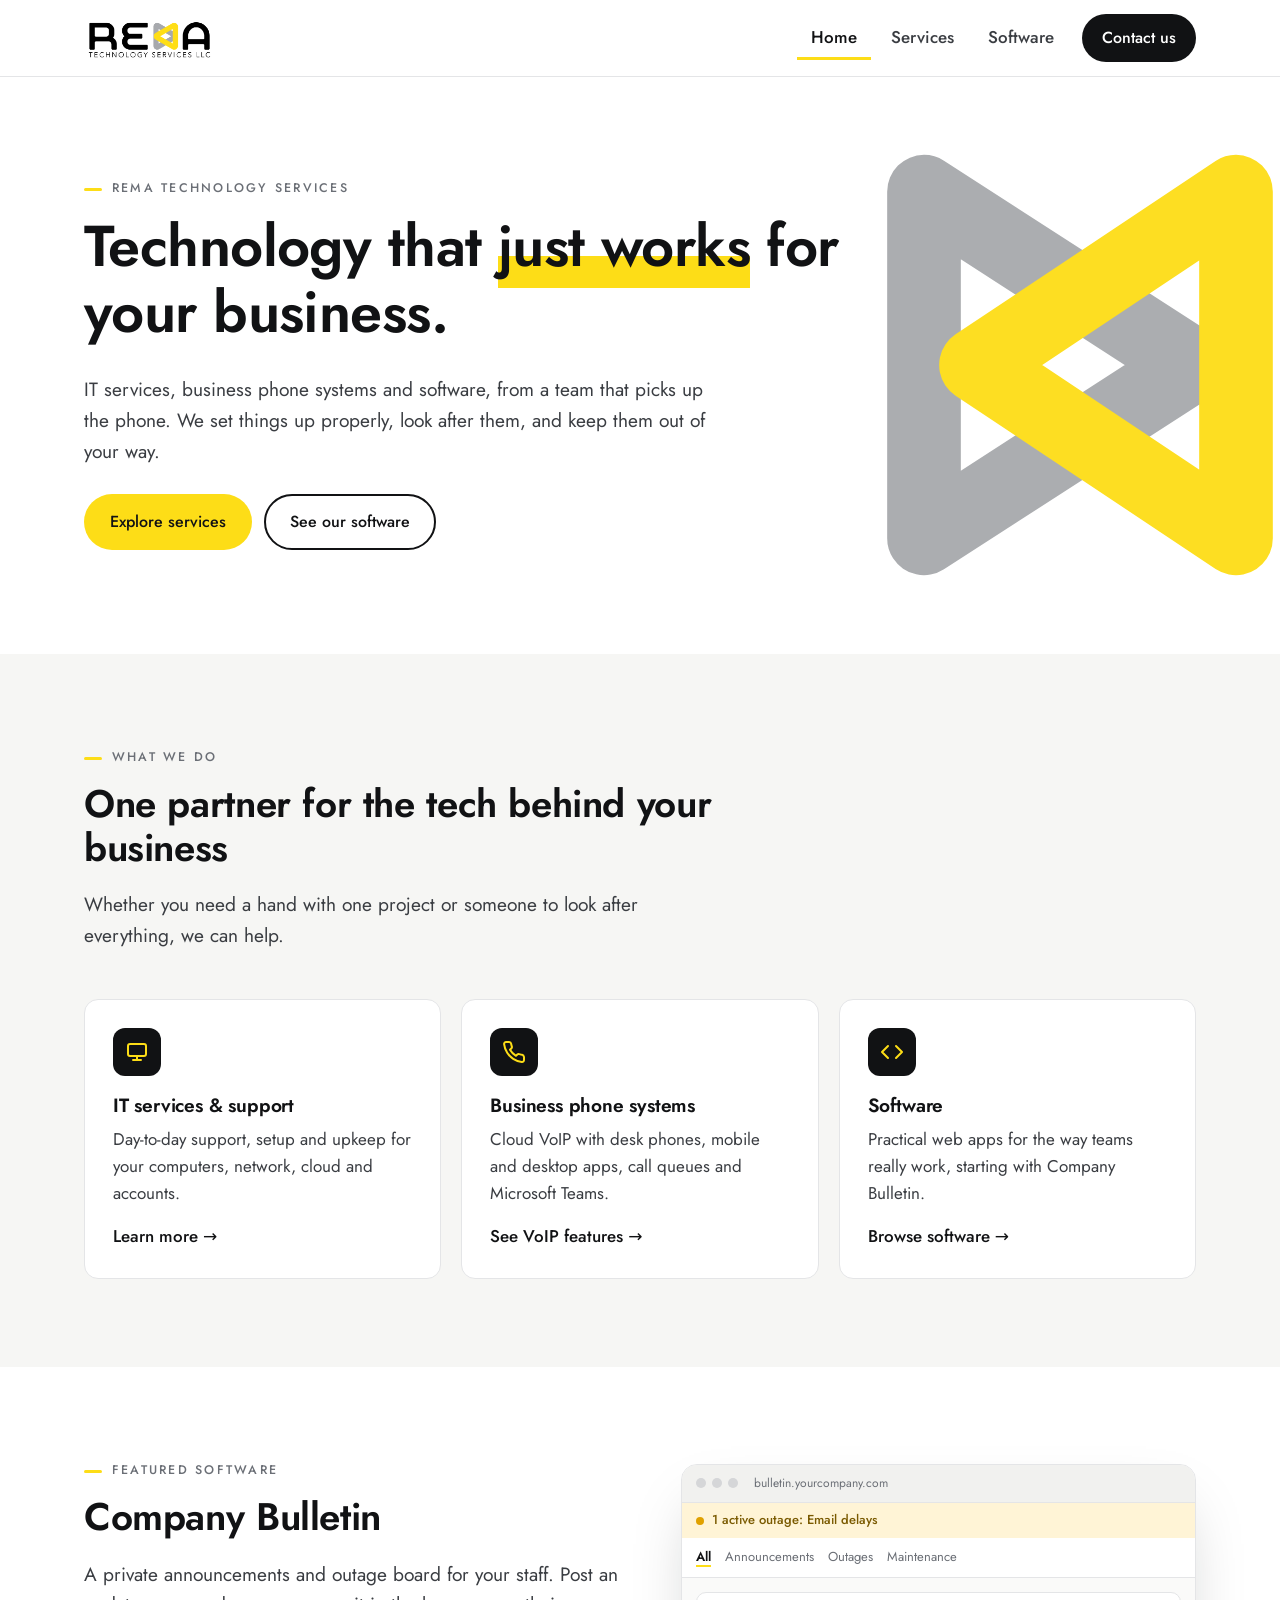
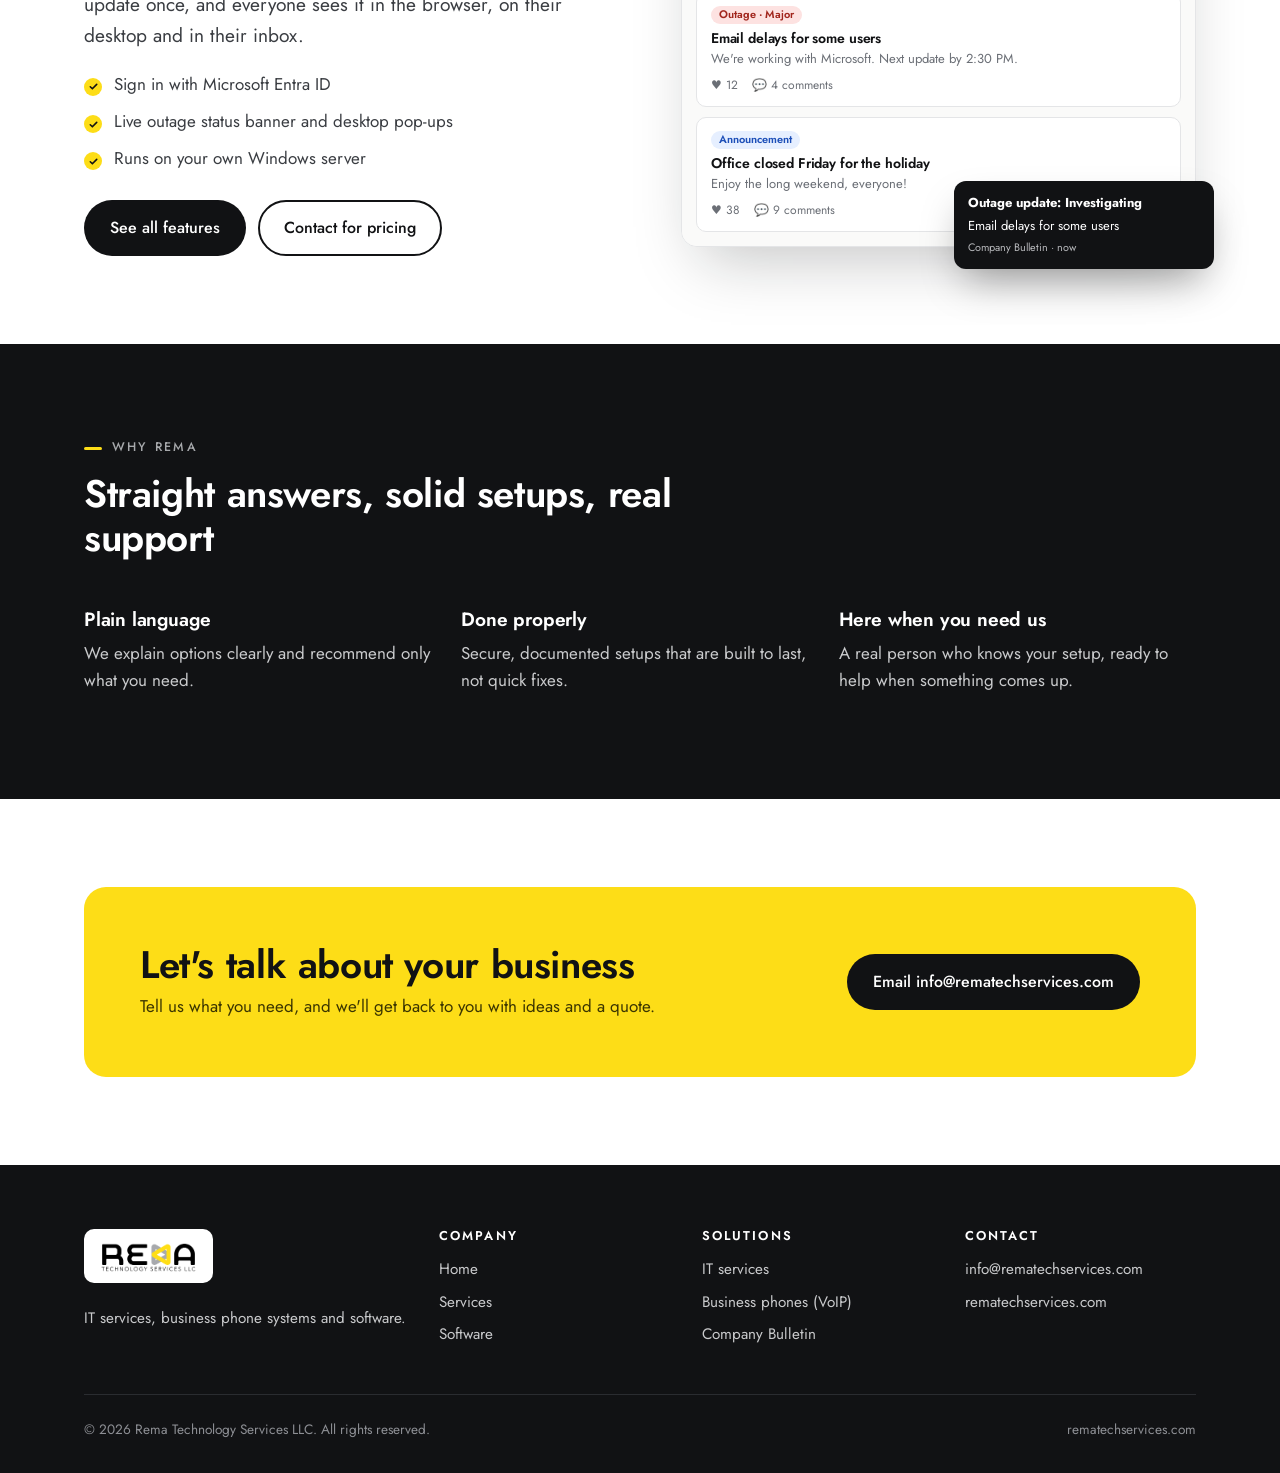
<file: index.html>
<!DOCTYPE html>
<html lang="en">
<head>
  <meta charset="utf-8">
  <meta name="viewport" content="width=device-width, initial-scale=1">
  <title>Rema Technology Services</title>
  <meta name="description" content="Rema Technology Services LLC: IT services, business phone systems and software for growing businesses.">
  <link rel="icon" href="favicon.svg" type="image/svg+xml">
  <link rel="preconnect" href="https://fonts.googleapis.com">
  <link rel="preconnect" href="https://fonts.gstatic.com" crossorigin>
  <link href="https://fonts.googleapis.com/css2?family=Jost:wght@400;500;600&display=swap" rel="stylesheet">
  <link rel="stylesheet" href="css/style.css">
</head>
<body>

<header class="site-header">
  <div class="wrap">
    <a class="brand" href="index.html" aria-label="Rema Technology Services home"><img src="img/rema-logo.webp" alt="Rema Technology Services LLC" width="2000" height="674"></a>
    <button class="nav-toggle" aria-label="Menu" aria-controls="site-nav" aria-expanded="false"><span></span><span></span><span></span></button>
    <nav class="nav" id="site-nav">
      <a href="index.html" aria-current="page">Home</a>
      <a href="services.html">Services</a>
      <a href="software.html">Software</a>
      <a class="btn btn-dark" href="mailto:info@rematechservices.com">Contact us</a>
    </nav>
  </div>
</header>

<main>
  <section class="hero">
    <img class="hero-mark" src="img/mark.svg" alt="">
    <div class="wrap">
      <span class="eyebrow">Rema Technology Services</span>
      <h1>Technology that <em>just works</em> for your business.</h1>
      <p class="lead">IT services, business phone systems and software, from a team that picks up the phone. We set things up properly, look after them, and keep them out of your way.</p>
      <div class="btn-row">
        <a class="btn btn-primary" href="services.html">Explore services</a>
        <a class="btn btn-ghost" href="software.html">See our software</a>
      </div>
    </div>
  </section>

  <section class="section-soft">
    <div class="wrap">
      <div class="section-head">
        <span class="eyebrow">What we do</span>
        <h2>One partner for the tech behind your business</h2>
        <p class="lead">Whether you need a hand with one project or someone to look after everything, we can help.</p>
      </div>
      <div class="grid grid-3">
        <a class="card card-link" href="services.html#it">
          <div class="icon"><svg viewBox="0 0 24 24" fill="none" stroke="currentColor" stroke-width="2" stroke-linecap="round" stroke-linejoin="round"><rect x="3" y="4" width="18" height="12" rx="2"/><path d="M8 20h8M12 16v4"/></svg></div>
          <h3>IT services &amp; support</h3>
          <p>Day-to-day support, setup and upkeep for your computers, network, cloud and accounts.</p>
          <span class="more">Learn more</span>
        </a>
        <a class="card card-link" href="services.html#voip">
          <div class="icon"><svg viewBox="0 0 24 24" fill="none" stroke="currentColor" stroke-width="2" stroke-linecap="round" stroke-linejoin="round"><path d="M22 16.9v3a2 2 0 0 1-2.2 2 19.8 19.8 0 0 1-8.6-3.1 19.5 19.5 0 0 1-6-6A19.8 19.8 0 0 1 2.1 4.2 2 2 0 0 1 4.1 2h3a2 2 0 0 1 2 1.7c.1.9.4 1.8.7 2.7a2 2 0 0 1-.5 2.1L8 9.8a16 16 0 0 0 6 6l1.3-1.3a2 2 0 0 1 2.1-.4c.9.3 1.8.6 2.7.7a2 2 0 0 1 1.7 2z"/></svg></div>
          <h3>Business phone systems</h3>
          <p>Cloud VoIP with desk phones, mobile and desktop apps, call queues and Microsoft Teams.</p>
          <span class="more">See VoIP features</span>
        </a>
        <a class="card card-link" href="software.html">
          <div class="icon"><svg viewBox="0 0 24 24" fill="none" stroke="currentColor" stroke-width="2" stroke-linecap="round" stroke-linejoin="round"><path d="M16 18l6-6-6-6M8 6l-6 6 6 6"/></svg></div>
          <h3>Software</h3>
          <p>Practical web apps for the way teams really work, starting with Company Bulletin.</p>
          <span class="more">Browse software</span>
        </a>
      </div>
    </div>
  </section>

  <section>
    <div class="wrap split">
      <div>
        <span class="eyebrow">Featured software</span>
        <h2>Company Bulletin</h2>
        <p class="lead">A private announcements and outage board for your staff. Post an update once, and everyone sees it in the browser, on their desktop and in their inbox.</p>
        <ul class="checks" style="grid-template-columns:1fr; margin-top:20px">
          <li>Sign in with Microsoft Entra ID</li>
          <li>Live outage status banner and desktop pop-ups</li>
          <li>Runs on your own Windows server</li>
        </ul>
        <div class="btn-row">
          <a class="btn btn-dark" href="company-bulletin.html">See all features</a>
          <a class="btn btn-ghost" href="mailto:info@rematechservices.com?subject=Company%20Bulletin%20pricing">Contact for pricing</a>
        </div>
      </div>
      <div class="mock-wrap">
        <div class="mock" aria-hidden="true">
          <div class="mock-bar"><i></i><i></i><i></i><span>bulletin.yourcompany.com</span></div>
          <div class="mock-status">1 active outage: Email delays</div>
          <div class="mock-tabs"><b>All</b><span>Announcements</span><span>Outages</span><span>Maintenance</span></div>
          <div class="mock-body">
            <div class="mock-post"><span class="tag tag-out">Outage · Major</span><h4>Email delays for some users</h4><p>We're working with Microsoft. Next update by 2:30 PM.</p><div class="mock-meta"><span>♥ 12</span><span>💬 4 comments</span></div></div>
            <div class="mock-post"><span class="tag tag-ann">Announcement</span><h4>Office closed Friday for the holiday</h4><p>Enjoy the long weekend, everyone!</p><div class="mock-meta"><span>♥ 38</span><span>💬 9 comments</span></div></div>
          </div>
        </div>
        <div class="toast" aria-hidden="true"><b>Outage update: Investigating</b>Email delays for some users<br><small>Company Bulletin · now</small></div>
      </div>
    </div>
  </section>

  <section class="section-dark">
    <div class="wrap">
      <div class="section-head">
        <span class="eyebrow">Why Rema</span>
        <h2>Straight answers, solid setups, real support</h2>
      </div>
      <div class="grid grid-3">
        <div><h3 style="color:#fff">Plain language</h3><p>We explain options clearly and recommend only what you need.</p></div>
        <div><h3 style="color:#fff">Done properly</h3><p>Secure, documented setups that are built to last, not quick fixes.</p></div>
        <div><h3 style="color:#fff">Here when you need us</h3><p>A real person who knows your setup, ready to help when something comes up.</p></div>
      </div>
    </div>
  </section>

  <section>
    <div class="wrap">
      <div class="cta-band">
        <div>
          <h2>Let's talk about your business</h2>
          <p>Tell us what you need, and we'll get back to you with ideas and a quote.</p>
        </div>
        <a class="btn btn-dark" href="mailto:info@rematechservices.com">Email info@rematechservices.com</a>
      </div>
    </div>
  </section>
</main>

<footer class="site-footer">
  <div class="wrap">
    <div class="footer-grid">
      <div>
        <div class="footer-logo"><img src="img/rema-logo.webp" alt="Rema Technology Services LLC" width="2000" height="674"></div>
        <p>IT services, business phone systems and software.</p>
      </div>
      <div><h4>Company</h4><ul><li><a href="index.html">Home</a></li><li><a href="services.html">Services</a></li><li><a href="software.html">Software</a></li></ul></div>
      <div><h4>Solutions</h4><ul><li><a href="services.html#it">IT services</a></li><li><a href="services.html#voip">Business phones (VoIP)</a></li><li><a href="company-bulletin.html">Company Bulletin</a></li></ul></div>
      <div><h4>Contact</h4><ul><li><a href="mailto:info@rematechservices.com">info@rematechservices.com</a></li><li><a href="https://rematechservices.com">rematechservices.com</a></li></ul></div>
    </div>
    <div class="footer-bottom"><span>© <span id="year">2026</span> Rema Technology Services LLC. All rights reserved.</span><span>rematechservices.com</span></div>
  </div>
</footer>
<script src="js/site.js"></script>
</body>
</html>
</file>
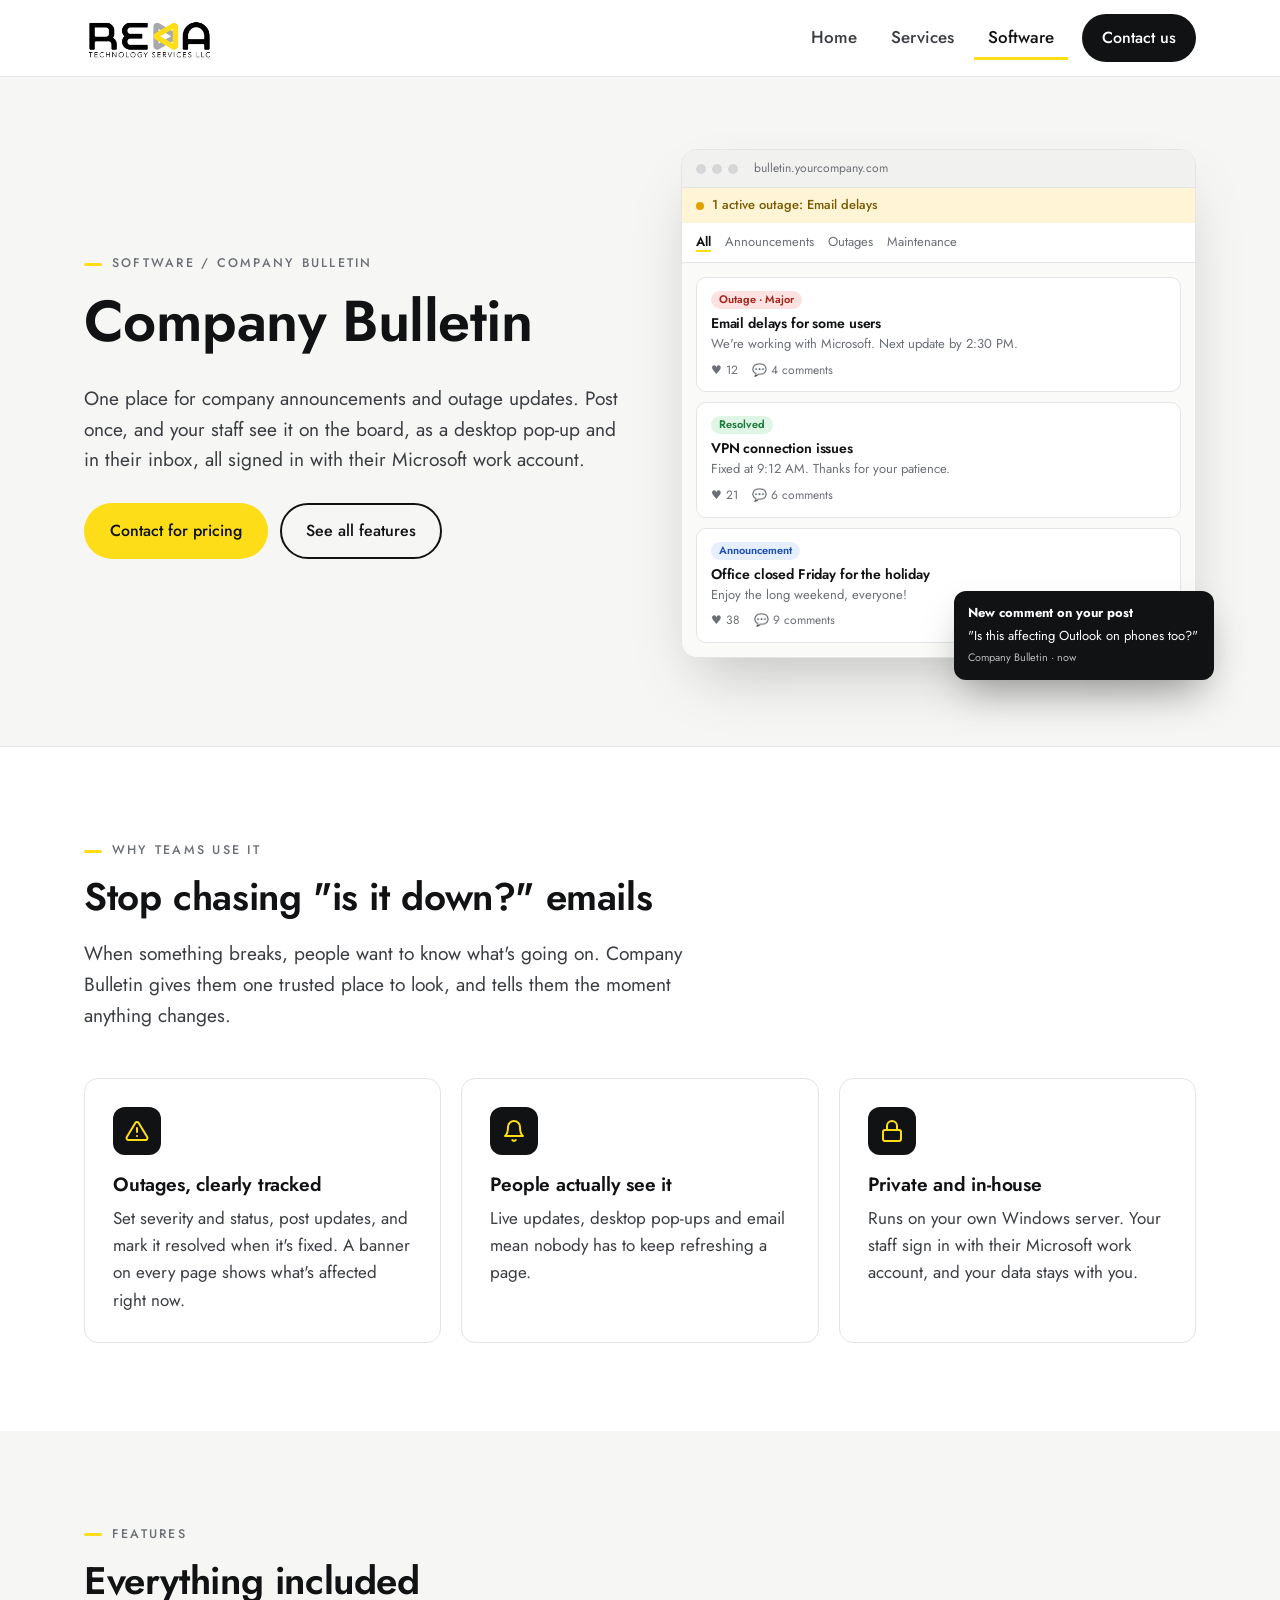
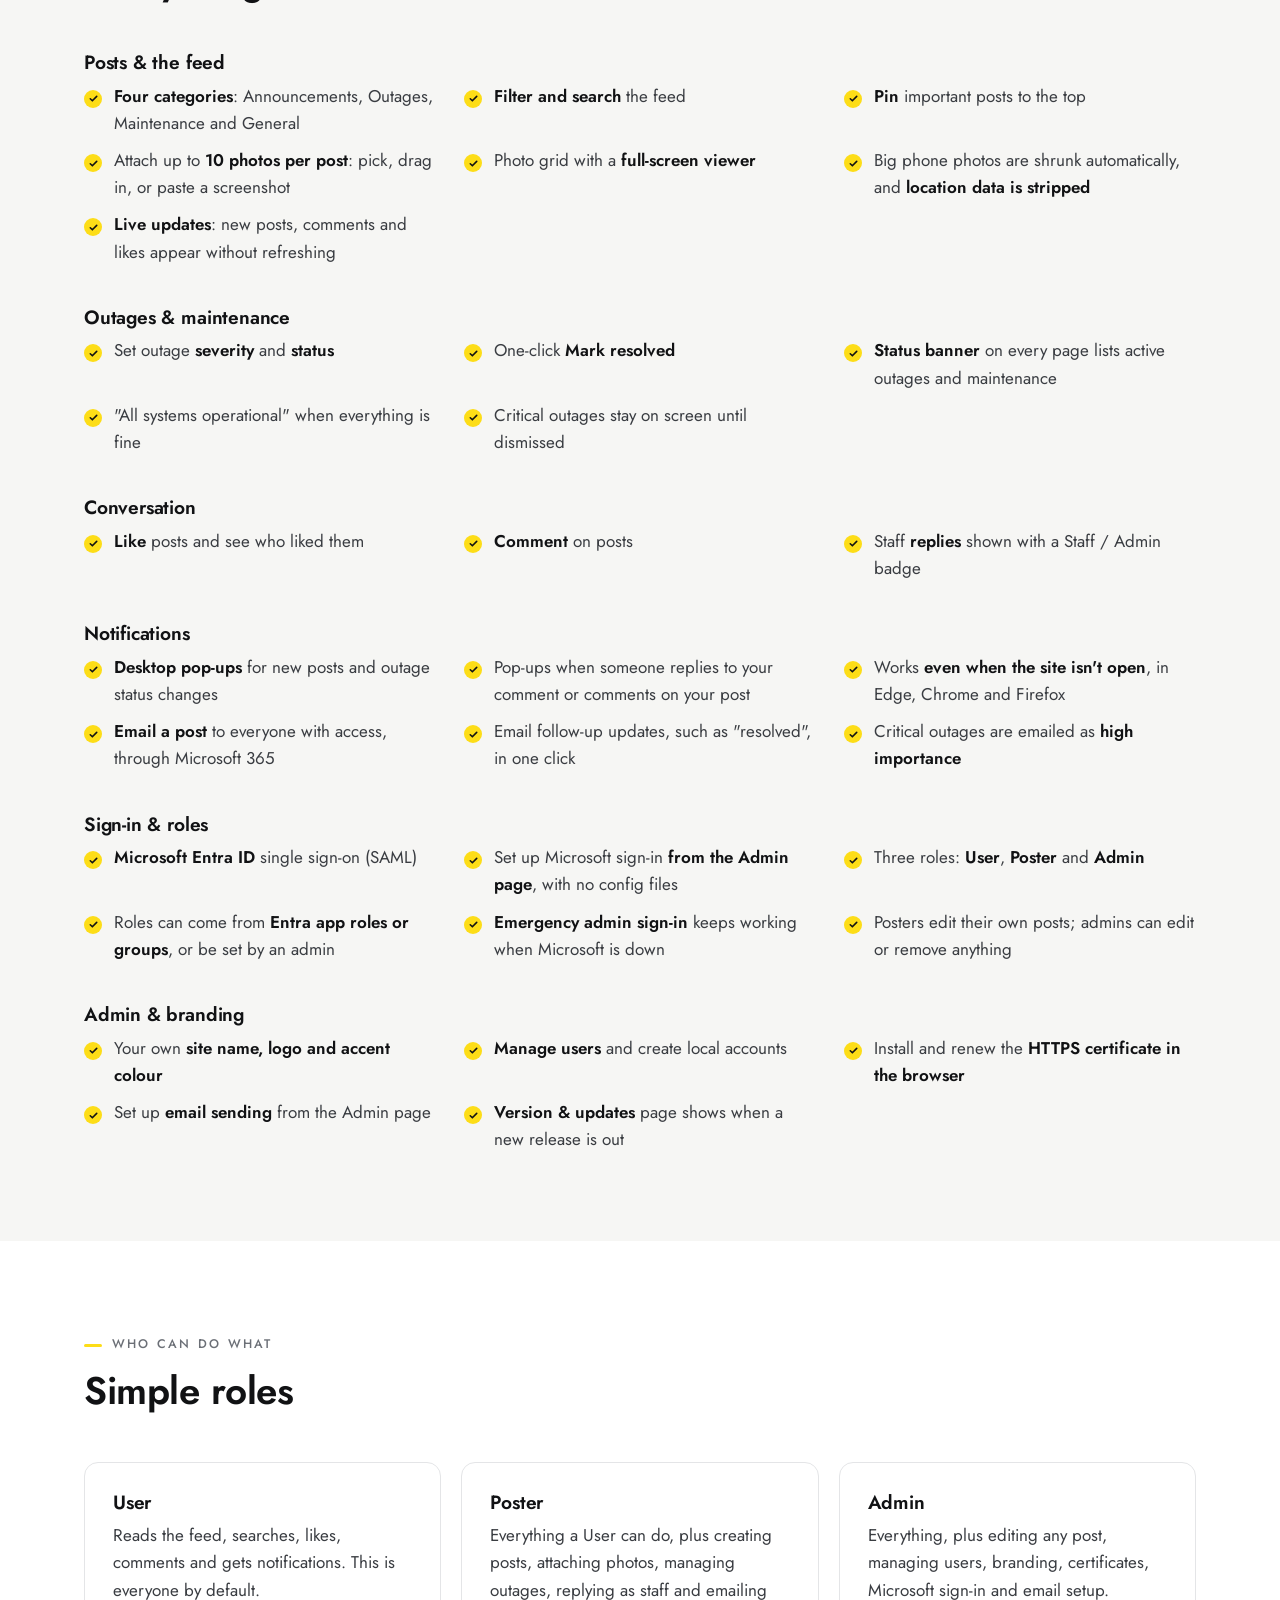
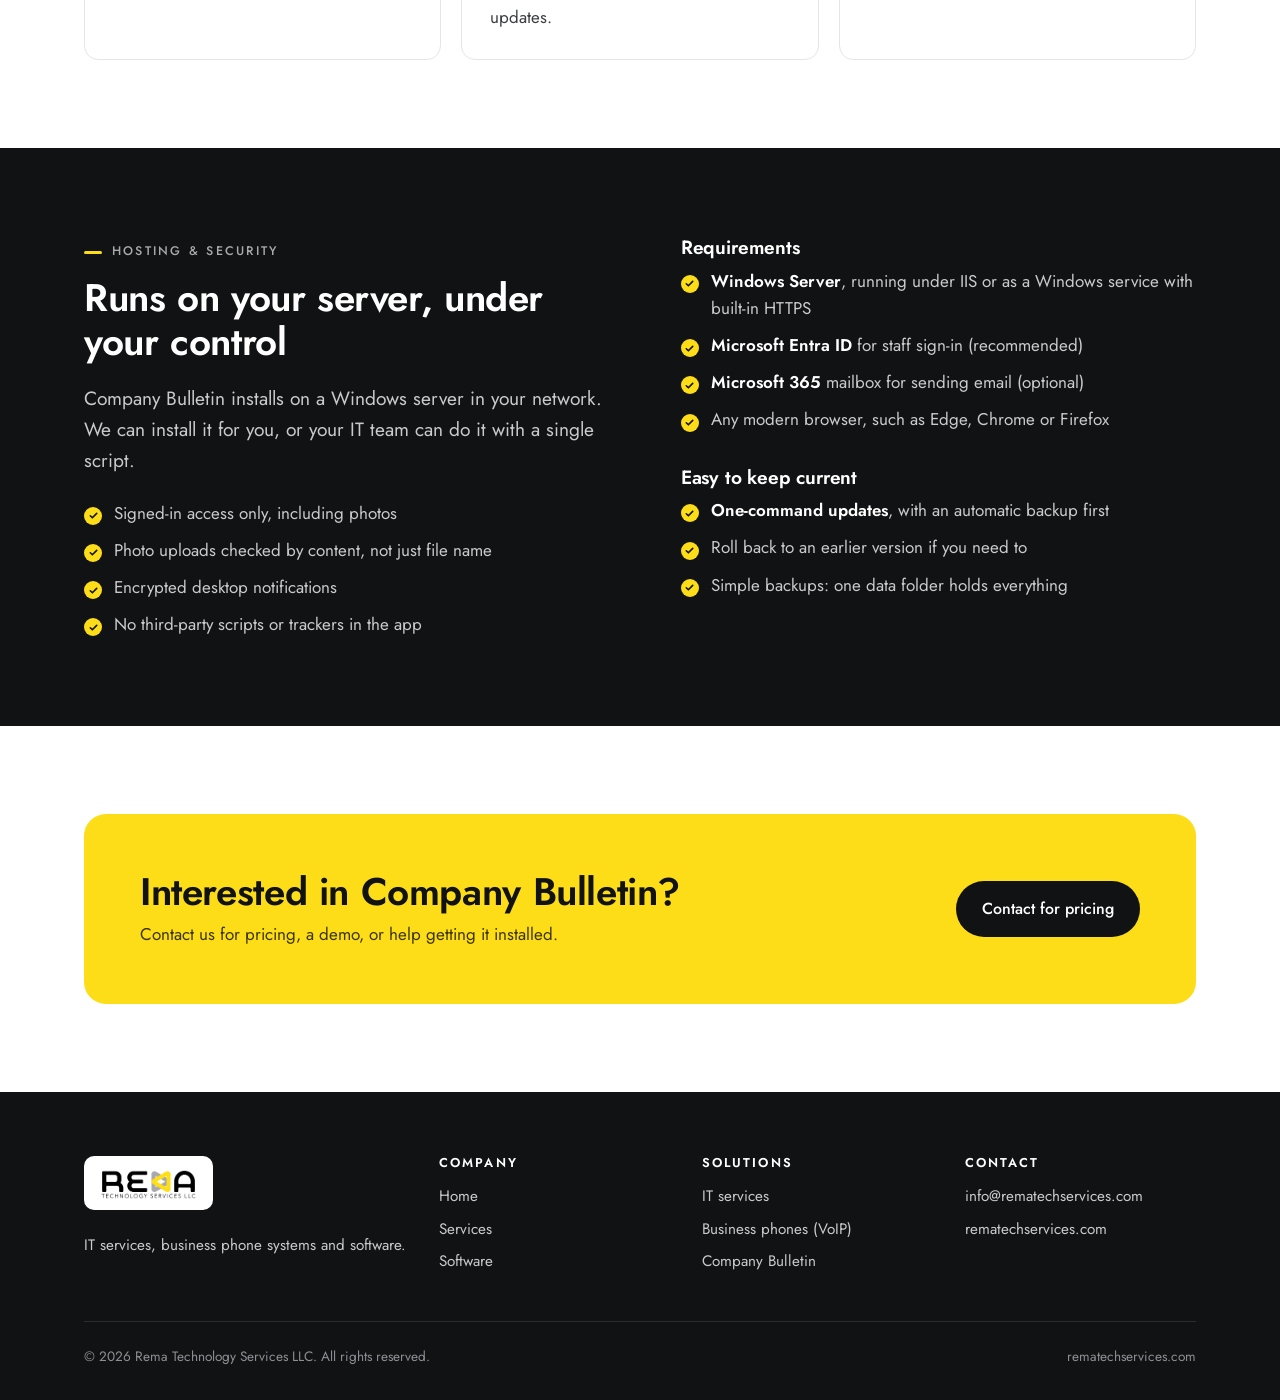
<file: company-bulletin.html>
<!DOCTYPE html>
<html lang="en">
<head>
  <meta charset="utf-8">
  <meta name="viewport" content="width=device-width, initial-scale=1">
  <title>Company Bulletin · Rema Technology Services</title>
  <meta name="description" content="Company Bulletin: a private announcements and outage board for your staff, with Microsoft sign-in, desktop notifications and email updates.">
  <link rel="icon" href="favicon.svg" type="image/svg+xml">
  <link rel="preconnect" href="https://fonts.googleapis.com">
  <link rel="preconnect" href="https://fonts.gstatic.com" crossorigin>
  <link href="https://fonts.googleapis.com/css2?family=Jost:wght@400;500;600&display=swap" rel="stylesheet">
  <link rel="stylesheet" href="css/style.css">
</head>
<body>

<header class="site-header">
  <div class="wrap">
    <a class="brand" href="index.html" aria-label="Rema Technology Services home"><img src="img/rema-logo.webp" alt="Rema Technology Services LLC" width="2000" height="674"></a>
    <button class="nav-toggle" aria-label="Menu" aria-controls="site-nav" aria-expanded="false"><span></span><span></span><span></span></button>
    <nav class="nav" id="site-nav">
      <a href="index.html">Home</a>
      <a href="services.html">Services</a>
      <a href="software.html" aria-current="page">Software</a>
      <a class="btn btn-dark" href="mailto:info@rematechservices.com">Contact us</a>
    </nav>
  </div>
</header>

<main>
  <section class="page-hero" style="padding:72px 0 88px">
    <div class="wrap split">
      <div>
        <span class="eyebrow"><a href="software.html" style="text-decoration:none">Software</a> / Company Bulletin</span>
        <h1>Company Bulletin</h1>
        <p class="lead">One place for company announcements and outage updates. Post once, and your staff see it on the board, as a desktop pop-up and in their inbox, all signed in with their Microsoft work account.</p>
        <div class="btn-row">
          <a class="btn btn-primary" href="mailto:info@rematechservices.com?subject=Company%20Bulletin%20pricing">Contact for pricing</a>
          <a class="btn btn-ghost" href="#features">See all features</a>
        </div>
      </div>
      <div class="mock-wrap">
        <div class="mock" aria-hidden="true">
          <div class="mock-bar"><i></i><i></i><i></i><span>bulletin.yourcompany.com</span></div>
          <div class="mock-status">1 active outage: Email delays</div>
          <div class="mock-tabs"><b>All</b><span>Announcements</span><span>Outages</span><span>Maintenance</span></div>
          <div class="mock-body">
            <div class="mock-post"><span class="tag tag-out">Outage · Major</span><h4>Email delays for some users</h4><p>We're working with Microsoft. Next update by 2:30 PM.</p><div class="mock-meta"><span>♥ 12</span><span>💬 4 comments</span></div></div>
            <div class="mock-post"><span class="tag tag-res">Resolved</span><h4>VPN connection issues</h4><p>Fixed at 9:12 AM. Thanks for your patience.</p><div class="mock-meta"><span>♥ 21</span><span>💬 6 comments</span></div></div>
            <div class="mock-post"><span class="tag tag-ann">Announcement</span><h4>Office closed Friday for the holiday</h4><p>Enjoy the long weekend, everyone!</p><div class="mock-meta"><span>♥ 38</span><span>💬 9 comments</span></div></div>
          </div>
        </div>
        <div class="toast" aria-hidden="true"><b>New comment on your post</b>"Is this affecting Outlook on phones too?"<br><small>Company Bulletin · now</small></div>
      </div>
    </div>
  </section>

  <section>
    <div class="wrap">
      <div class="section-head">
        <span class="eyebrow">Why teams use it</span>
        <h2>Stop chasing "is it down?" emails</h2>
        <p class="lead">When something breaks, people want to know what's going on. Company Bulletin gives them one trusted place to look, and tells them the moment anything changes.</p>
      </div>
      <div class="grid grid-3">
        <div class="card">
          <div class="icon"><svg viewBox="0 0 24 24" fill="none" stroke="currentColor" stroke-width="2" stroke-linecap="round" stroke-linejoin="round"><path d="M10.3 3.9L1.8 18a2 2 0 0 0 1.7 3h17a2 2 0 0 0 1.7-3L13.7 3.9a2 2 0 0 0-3.4 0zM12 9v4M12 17h.01"/></svg></div>
          <h3>Outages, clearly tracked</h3>
          <p>Set severity and status, post updates, and mark it resolved when it's fixed. A banner on every page shows what's affected right now.</p>
        </div>
        <div class="card">
          <div class="icon"><svg viewBox="0 0 24 24" fill="none" stroke="currentColor" stroke-width="2" stroke-linecap="round" stroke-linejoin="round"><path d="M18 8A6 6 0 0 0 6 8c0 7-3 9-3 9h18s-3-2-3-9M13.7 21a2 2 0 0 1-3.4 0"/></svg></div>
          <h3>People actually see it</h3>
          <p>Live updates, desktop pop-ups and email mean nobody has to keep refreshing a page.</p>
        </div>
        <div class="card">
          <div class="icon"><svg viewBox="0 0 24 24" fill="none" stroke="currentColor" stroke-width="2" stroke-linecap="round" stroke-linejoin="round"><rect x="3" y="11" width="18" height="11" rx="2"/><path d="M7 11V7a5 5 0 0 1 10 0v4"/></svg></div>
          <h3>Private and in-house</h3>
          <p>Runs on your own Windows server. Your staff sign in with their Microsoft work account, and your data stays with you.</p>
        </div>
      </div>
    </div>
  </section>

  <section id="features" class="section-soft">
    <div class="wrap">
      <div class="section-head">
        <span class="eyebrow">Features</span>
        <h2>Everything included</h2>
      </div>

      <div class="feature-group">
        <h3>Posts &amp; the feed</h3>
        <ul class="checks">
          <li><strong>Four categories</strong>: Announcements, Outages, Maintenance and General</li>
          <li><strong>Filter and search</strong> the feed</li>
          <li><strong>Pin</strong> important posts to the top</li>
          <li>Attach up to <strong>10 photos per post</strong>: pick, drag in, or paste a screenshot</li>
          <li>Photo grid with a <strong>full-screen viewer</strong></li>
          <li>Big phone photos are shrunk automatically, and <strong>location data is stripped</strong></li>
          <li><strong>Live updates</strong>: new posts, comments and likes appear without refreshing</li>
        </ul>
      </div>

      <div class="feature-group">
        <h3>Outages &amp; maintenance</h3>
        <ul class="checks">
          <li>Set outage <strong>severity</strong> and <strong>status</strong></li>
          <li>One-click <strong>Mark resolved</strong></li>
          <li><strong>Status banner</strong> on every page lists active outages and maintenance</li>
          <li>"All systems operational" when everything is fine</li>
          <li>Critical outages stay on screen until dismissed</li>
        </ul>
      </div>

      <div class="feature-group">
        <h3>Conversation</h3>
        <ul class="checks">
          <li><strong>Like</strong> posts and see who liked them</li>
          <li><strong>Comment</strong> on posts</li>
          <li>Staff <strong>replies</strong> shown with a Staff / Admin badge</li>
        </ul>
      </div>

      <div class="feature-group">
        <h3>Notifications</h3>
        <ul class="checks">
          <li><strong>Desktop pop-ups</strong> for new posts and outage status changes</li>
          <li>Pop-ups when someone replies to your comment or comments on your post</li>
          <li>Works <strong>even when the site isn't open</strong>, in Edge, Chrome and Firefox</li>
          <li><strong>Email a post</strong> to everyone with access, through Microsoft 365</li>
          <li>Email follow-up updates, such as "resolved", in one click</li>
          <li>Critical outages are emailed as <strong>high importance</strong></li>
        </ul>
      </div>

      <div class="feature-group">
        <h3>Sign-in &amp; roles</h3>
        <ul class="checks">
          <li><strong>Microsoft Entra ID</strong> single sign-on (SAML)</li>
          <li>Set up Microsoft sign-in <strong>from the Admin page</strong>, with no config files</li>
          <li>Three roles: <strong>User</strong>, <strong>Poster</strong> and <strong>Admin</strong></li>
          <li>Roles can come from <strong>Entra app roles or groups</strong>, or be set by an admin</li>
          <li><strong>Emergency admin sign-in</strong> keeps working when Microsoft is down</li>
          <li>Posters edit their own posts; admins can edit or remove anything</li>
        </ul>
      </div>

      <div class="feature-group" style="margin-bottom:0">
        <h3>Admin &amp; branding</h3>
        <ul class="checks">
          <li>Your own <strong>site name, logo and accent colour</strong></li>
          <li><strong>Manage users</strong> and create local accounts</li>
          <li>Install and renew the <strong>HTTPS certificate in the browser</strong></li>
          <li>Set up <strong>email sending</strong> from the Admin page</li>
          <li><strong>Version &amp; updates</strong> page shows when a new release is out</li>
        </ul>
      </div>
    </div>
  </section>

  <section>
    <div class="wrap">
      <div class="section-head">
        <span class="eyebrow">Who can do what</span>
        <h2>Simple roles</h2>
      </div>
      <div class="grid grid-3">
        <div class="card"><h3 style="margin-top:0">User</h3><p>Reads the feed, searches, likes, comments and gets notifications. This is everyone by default.</p></div>
        <div class="card"><h3 style="margin-top:0">Poster</h3><p>Everything a User can do, plus creating posts, attaching photos, managing outages, replying as staff and emailing updates.</p></div>
        <div class="card"><h3 style="margin-top:0">Admin</h3><p>Everything, plus editing any post, managing users, branding, certificates, Microsoft sign-in and email setup.</p></div>
      </div>
    </div>
  </section>

  <section class="section-dark">
    <div class="wrap split" style="align-items:start">
      <div>
        <span class="eyebrow">Hosting &amp; security</span>
        <h2 style="color:#fff">Runs on your server, under your control</h2>
        <p class="lead">Company Bulletin installs on a Windows server in your network. We can install it for you, or your IT team can do it with a single script.</p>
        <ul class="checks" style="grid-template-columns:1fr; margin-top:24px">
          <li>Signed-in access only, including photos</li>
          <li>Photo uploads checked by content, not just file name</li>
          <li>Encrypted desktop notifications</li>
          <li>No third-party scripts or trackers in the app</li>
        </ul>
      </div>
      <div>
        <h3 style="color:#fff">Requirements</h3>
        <ul class="checks" style="grid-template-columns:1fr">
          <li><strong>Windows Server</strong>, running under IIS or as a Windows service with built-in HTTPS</li>
          <li><strong>Microsoft Entra ID</strong> for staff sign-in (recommended)</li>
          <li><strong>Microsoft 365</strong> mailbox for sending email (optional)</li>
          <li>Any modern browser, such as Edge, Chrome or Firefox</li>
        </ul>
        <h3 style="color:#fff; margin-top:32px">Easy to keep current</h3>
        <ul class="checks" style="grid-template-columns:1fr">
          <li><strong>One-command updates</strong>, with an automatic backup first</li>
          <li>Roll back to an earlier version if you need to</li>
          <li>Simple backups: one data folder holds everything</li>
        </ul>
      </div>
    </div>
  </section>

  <section>
    <div class="wrap">
      <div class="cta-band">
        <div>
          <h2>Interested in Company Bulletin?</h2>
          <p>Contact us for pricing, a demo, or help getting it installed.</p>
        </div>
        <a class="btn btn-dark" href="mailto:info@rematechservices.com?subject=Company%20Bulletin%20pricing">Contact for pricing</a>
      </div>
    </div>
  </section>
</main>

<footer class="site-footer">
  <div class="wrap">
    <div class="footer-grid">
      <div>
        <div class="footer-logo"><img src="img/rema-logo.webp" alt="Rema Technology Services LLC" width="2000" height="674"></div>
        <p>IT services, business phone systems and software.</p>
      </div>
      <div><h4>Company</h4><ul><li><a href="index.html">Home</a></li><li><a href="services.html">Services</a></li><li><a href="software.html">Software</a></li></ul></div>
      <div><h4>Solutions</h4><ul><li><a href="services.html#it">IT services</a></li><li><a href="services.html#voip">Business phones (VoIP)</a></li><li><a href="company-bulletin.html">Company Bulletin</a></li></ul></div>
      <div><h4>Contact</h4><ul><li><a href="mailto:info@rematechservices.com">info@rematechservices.com</a></li><li><a href="https://rematechservices.com">rematechservices.com</a></li></ul></div>
    </div>
    <div class="footer-bottom"><span>© <span id="year">2026</span> Rema Technology Services LLC. All rights reserved.</span><span>rematechservices.com</span></div>
  </div>
</footer>
<script src="js/site.js"></script>
</body>
</html>
</file>
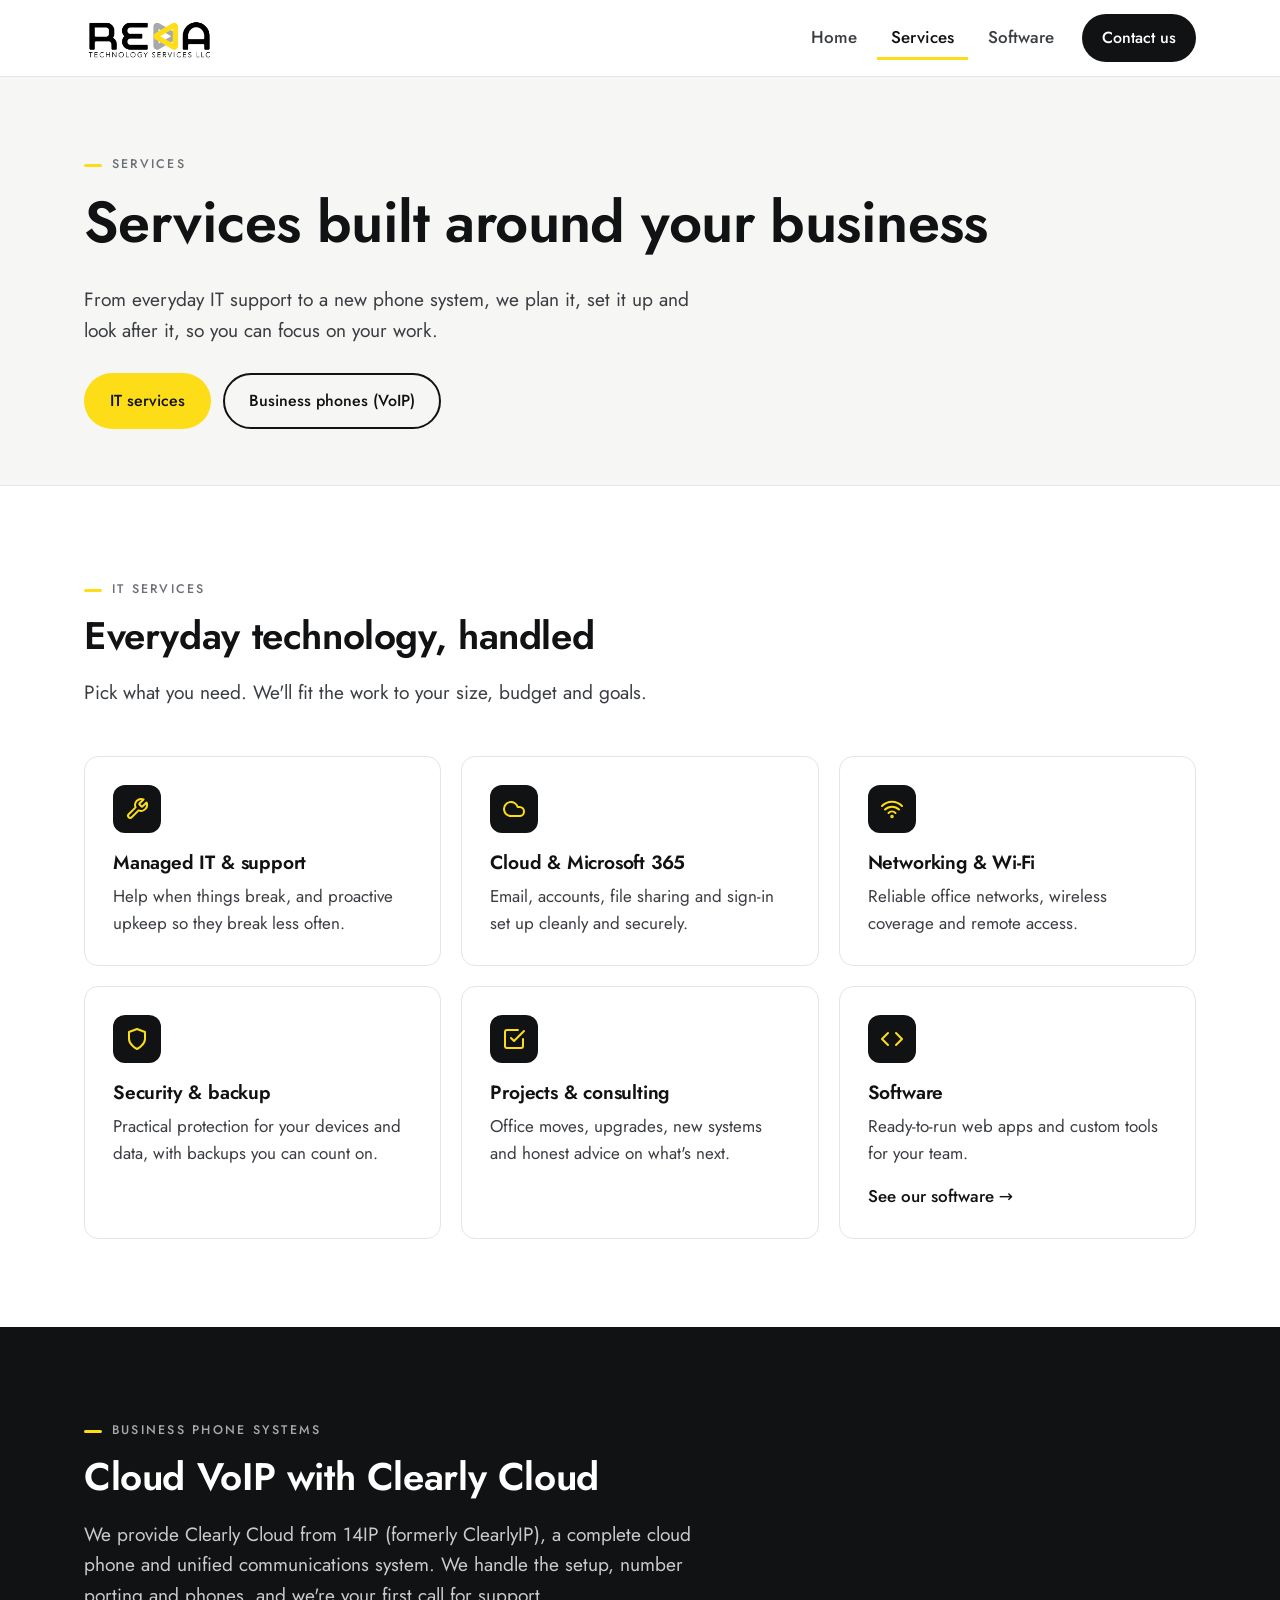
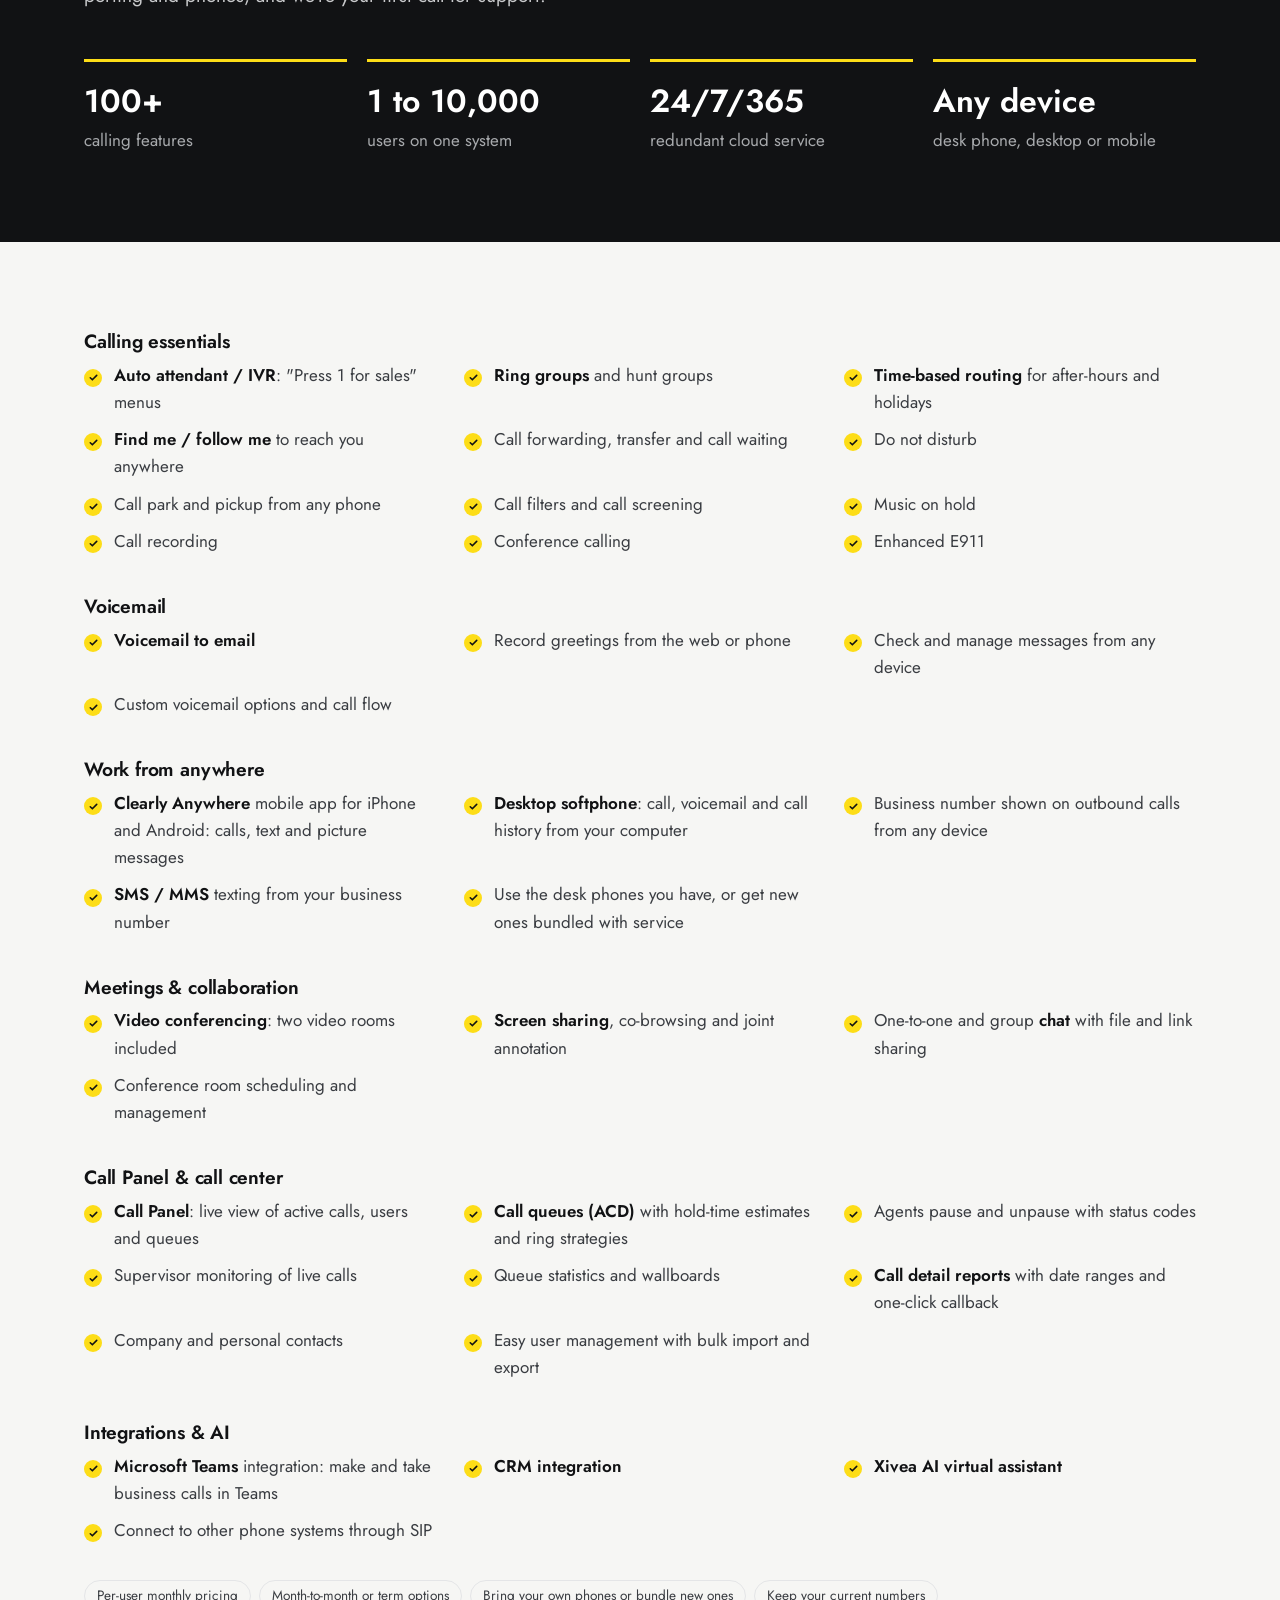
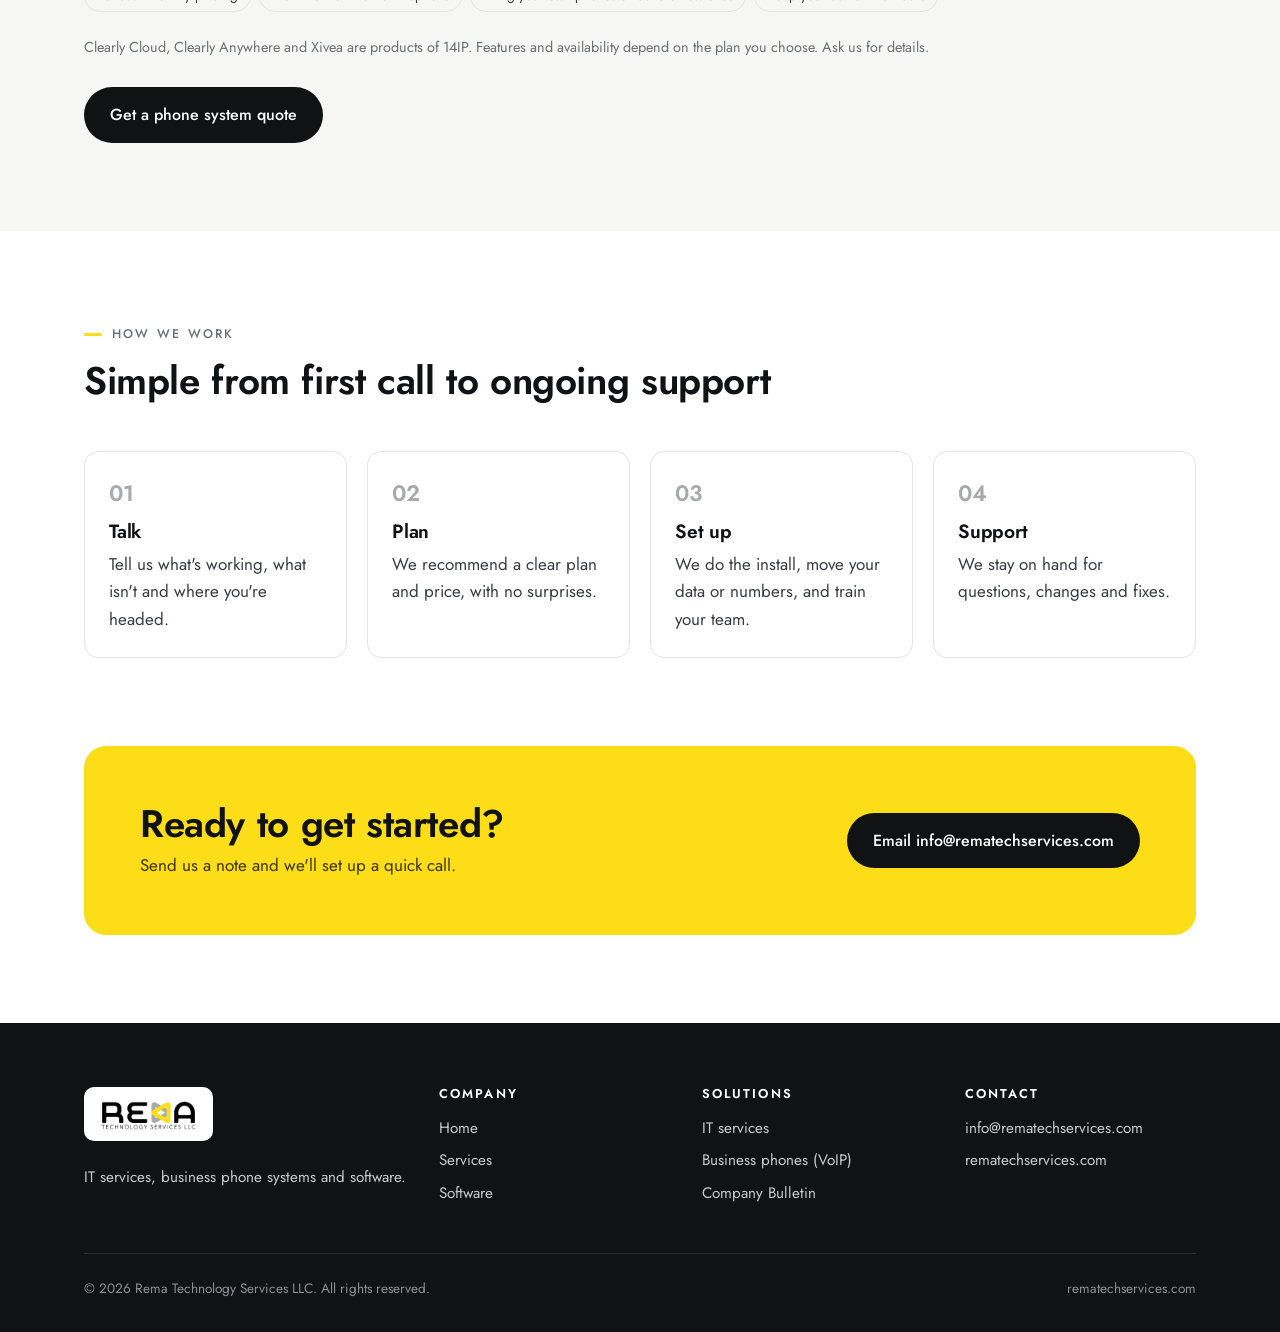
<file: services.html>
<!DOCTYPE html>
<html lang="en">
<head>
  <meta charset="utf-8">
  <meta name="viewport" content="width=device-width, initial-scale=1">
  <title>Services · Rema Technology Services</title>
  <meta name="description" content="IT services and cloud business phone systems (VoIP) from Rema Technology Services LLC.">
  <link rel="icon" href="favicon.svg" type="image/svg+xml">
  <link rel="preconnect" href="https://fonts.googleapis.com">
  <link rel="preconnect" href="https://fonts.gstatic.com" crossorigin>
  <link href="https://fonts.googleapis.com/css2?family=Jost:wght@400;500;600&display=swap" rel="stylesheet">
  <link rel="stylesheet" href="css/style.css">
</head>
<body>

<header class="site-header">
  <div class="wrap">
    <a class="brand" href="index.html" aria-label="Rema Technology Services home"><img src="img/rema-logo.webp" alt="Rema Technology Services LLC" width="2000" height="674"></a>
    <button class="nav-toggle" aria-label="Menu" aria-controls="site-nav" aria-expanded="false"><span></span><span></span><span></span></button>
    <nav class="nav" id="site-nav">
      <a href="index.html">Home</a>
      <a href="services.html" aria-current="page">Services</a>
      <a href="software.html">Software</a>
      <a class="btn btn-dark" href="mailto:info@rematechservices.com">Contact us</a>
    </nav>
  </div>
</header>

<main>
  <div class="page-hero">
    <div class="wrap">
      <span class="eyebrow">Services</span>
      <h1>Services built around your business</h1>
      <p class="lead">From everyday IT support to a new phone system, we plan it, set it up and look after it, so you can focus on your work.</p>
      <div class="btn-row">
        <a class="btn btn-primary" href="#it">IT services</a>
        <a class="btn btn-ghost" href="#voip">Business phones (VoIP)</a>
      </div>
    </div>
  </div>

  <section id="it">
    <div class="wrap">
      <div class="section-head">
        <span class="eyebrow">IT services</span>
        <h2>Everyday technology, handled</h2>
        <p class="lead">Pick what you need. We'll fit the work to your size, budget and goals.</p>
      </div>
      <div class="grid grid-3">
        <div class="card">
          <div class="icon"><svg viewBox="0 0 24 24" fill="none" stroke="currentColor" stroke-width="2" stroke-linecap="round" stroke-linejoin="round"><path d="M14.7 6.3a1 1 0 0 0 0 1.4l1.6 1.6a1 1 0 0 0 1.4 0l3.8-3.8a6 6 0 0 1-7.9 7.9l-6.9 6.9a2.1 2.1 0 0 1-3-3l6.9-6.9a6 6 0 0 1 7.9-7.9z"/></svg></div>
          <h3>Managed IT &amp; support</h3>
          <p>Help when things break, and proactive upkeep so they break less often.</p>
        </div>
        <div class="card">
          <div class="icon"><svg viewBox="0 0 24 24" fill="none" stroke="currentColor" stroke-width="2" stroke-linecap="round" stroke-linejoin="round"><path d="M17.5 19H9a7 7 0 1 1 6.7-9h1.8a4.5 4.5 0 0 1 0 9z"/></svg></div>
          <h3>Cloud &amp; Microsoft 365</h3>
          <p>Email, accounts, file sharing and sign-in set up cleanly and securely.</p>
        </div>
        <div class="card">
          <div class="icon"><svg viewBox="0 0 24 24" fill="none" stroke="currentColor" stroke-width="2" stroke-linecap="round" stroke-linejoin="round"><path d="M5 12.5a10 10 0 0 1 14 0M8.5 16a5 5 0 0 1 7 0M2 9a14 14 0 0 1 20 0"/><circle cx="12" cy="19.5" r=".8"/></svg></div>
          <h3>Networking &amp; Wi-Fi</h3>
          <p>Reliable office networks, wireless coverage and remote access.</p>
        </div>
        <div class="card">
          <div class="icon"><svg viewBox="0 0 24 24" fill="none" stroke="currentColor" stroke-width="2" stroke-linecap="round" stroke-linejoin="round"><path d="M12 22s8-4 8-10V5l-8-3-8 3v7c0 6 8 10 8 10z"/></svg></div>
          <h3>Security &amp; backup</h3>
          <p>Practical protection for your devices and data, with backups you can count on.</p>
        </div>
        <div class="card">
          <div class="icon"><svg viewBox="0 0 24 24" fill="none" stroke="currentColor" stroke-width="2" stroke-linecap="round" stroke-linejoin="round"><path d="M9 11l3 3L22 4"/><path d="M21 12v7a2 2 0 0 1-2 2H5a2 2 0 0 1-2-2V5a2 2 0 0 1 2-2h11"/></svg></div>
          <h3>Projects &amp; consulting</h3>
          <p>Office moves, upgrades, new systems and honest advice on what's next.</p>
        </div>
        <a class="card card-link" href="software.html">
          <div class="icon"><svg viewBox="0 0 24 24" fill="none" stroke="currentColor" stroke-width="2" stroke-linecap="round" stroke-linejoin="round"><path d="M16 18l6-6-6-6M8 6l-6 6 6 6"/></svg></div>
          <h3>Software</h3>
          <p>Ready-to-run web apps and custom tools for your team.</p>
          <span class="more">See our software</span>
        </a>
      </div>
    </div>
  </section>

  <section id="voip" class="section-dark">
    <div class="wrap">
      <div class="section-head">
        <span class="eyebrow">Business phone systems</span>
        <h2 style="color:#fff">Cloud VoIP with Clearly Cloud</h2>
        <p class="lead">We provide Clearly Cloud from 14IP (formerly ClearlyIP), a complete cloud phone and unified communications system. We handle the setup, number porting and phones, and we're your first call for support.</p>
      </div>

      <div class="stats">
        <div class="stat"><b>100+</b><span>calling features</span></div>
        <div class="stat"><b>1 to 10,000</b><span>users on one system</span></div>
        <div class="stat"><b>24/7/365</b><span>redundant cloud service</span></div>
        <div class="stat"><b>Any device</b><span>desk phone, desktop or mobile</span></div>
      </div>
    </div>
  </section>

  <section class="section-soft">
    <div class="wrap">
      <div class="feature-group">
        <h3>Calling essentials</h3>
        <ul class="checks">
          <li><strong>Auto attendant / IVR</strong>: "Press 1 for sales" menus</li>
          <li><strong>Ring groups</strong> and hunt groups</li>
          <li><strong>Time-based routing</strong> for after-hours and holidays</li>
          <li><strong>Find me / follow me</strong> to reach you anywhere</li>
          <li>Call forwarding, transfer and call waiting</li>
          <li>Do not disturb</li>
          <li>Call park and pickup from any phone</li>
          <li>Call filters and call screening</li>
          <li>Music on hold</li>
          <li>Call recording</li>
          <li>Conference calling</li>
          <li>Enhanced E911</li>
        </ul>
      </div>

      <div class="feature-group">
        <h3>Voicemail</h3>
        <ul class="checks">
          <li><strong>Voicemail to email</strong></li>
          <li>Record greetings from the web or phone</li>
          <li>Check and manage messages from any device</li>
          <li>Custom voicemail options and call flow</li>
        </ul>
      </div>

      <div class="feature-group">
        <h3>Work from anywhere</h3>
        <ul class="checks">
          <li><strong>Clearly Anywhere</strong> mobile app for iPhone and Android: calls, text and picture messages</li>
          <li><strong>Desktop softphone</strong>: call, voicemail and call history from your computer</li>
          <li>Business number shown on outbound calls from any device</li>
          <li><strong>SMS / MMS</strong> texting from your business number</li>
          <li>Use the desk phones you have, or get new ones bundled with service</li>
        </ul>
      </div>

      <div class="feature-group">
        <h3>Meetings &amp; collaboration</h3>
        <ul class="checks">
          <li><strong>Video conferencing</strong>: two video rooms included</li>
          <li><strong>Screen sharing</strong>, co-browsing and joint annotation</li>
          <li>One-to-one and group <strong>chat</strong> with file and link sharing</li>
          <li>Conference room scheduling and management</li>
        </ul>
      </div>

      <div class="feature-group">
        <h3>Call Panel &amp; call center</h3>
        <ul class="checks">
          <li><strong>Call Panel</strong>: live view of active calls, users and queues</li>
          <li><strong>Call queues (ACD)</strong> with hold-time estimates and ring strategies</li>
          <li>Agents pause and unpause with status codes</li>
          <li>Supervisor monitoring of live calls</li>
          <li>Queue statistics and wallboards</li>
          <li><strong>Call detail reports</strong> with date ranges and one-click callback</li>
          <li>Company and personal contacts</li>
          <li>Easy user management with bulk import and export</li>
        </ul>
      </div>

      <div class="feature-group" style="margin-bottom:0">
        <h3>Integrations &amp; AI</h3>
        <ul class="checks">
          <li><strong>Microsoft Teams</strong> integration: make and take business calls in Teams</li>
          <li><strong>CRM integration</strong></li>
          <li><strong>Xivea AI virtual assistant</strong></li>
          <li>Connect to other phone systems through SIP</li>
        </ul>
      </div>

      <div class="pill-row" style="margin-top:36px">
        <span class="pill">Per-user monthly pricing</span>
        <span class="pill">Month-to-month or term options</span>
        <span class="pill">Bring your own phones or bundle new ones</span>
        <span class="pill">Keep your current numbers</span>
      </div>
      <p class="note">Clearly Cloud, Clearly Anywhere and Xivea are products of 14IP. Features and availability depend on the plan you choose. Ask us for details.</p>
      <div class="btn-row">
        <a class="btn btn-dark" href="mailto:info@rematechservices.com?subject=Business%20phone%20system%20quote">Get a phone system quote</a>
      </div>
    </div>
  </section>

  <section>
    <div class="wrap">
      <div class="section-head">
        <span class="eyebrow">How we work</span>
        <h2>Simple from first call to ongoing support</h2>
      </div>
      <div class="steps">
        <div class="step"><h3>Talk</h3><p>Tell us what's working, what isn't and where you're headed.</p></div>
        <div class="step"><h3>Plan</h3><p>We recommend a clear plan and price, with no surprises.</p></div>
        <div class="step"><h3>Set up</h3><p>We do the install, move your data or numbers, and train your team.</p></div>
        <div class="step"><h3>Support</h3><p>We stay on hand for questions, changes and fixes.</p></div>
      </div>
    </div>
  </section>

  <section style="padding-top:0">
    <div class="wrap">
      <div class="cta-band">
        <div>
          <h2>Ready to get started?</h2>
          <p>Send us a note and we'll set up a quick call.</p>
        </div>
        <a class="btn btn-dark" href="mailto:info@rematechservices.com">Email info@rematechservices.com</a>
      </div>
    </div>
  </section>
</main>

<footer class="site-footer">
  <div class="wrap">
    <div class="footer-grid">
      <div>
        <div class="footer-logo"><img src="img/rema-logo.webp" alt="Rema Technology Services LLC" width="2000" height="674"></div>
        <p>IT services, business phone systems and software.</p>
      </div>
      <div><h4>Company</h4><ul><li><a href="index.html">Home</a></li><li><a href="services.html">Services</a></li><li><a href="software.html">Software</a></li></ul></div>
      <div><h4>Solutions</h4><ul><li><a href="services.html#it">IT services</a></li><li><a href="services.html#voip">Business phones (VoIP)</a></li><li><a href="company-bulletin.html">Company Bulletin</a></li></ul></div>
      <div><h4>Contact</h4><ul><li><a href="mailto:info@rematechservices.com">info@rematechservices.com</a></li><li><a href="https://rematechservices.com">rematechservices.com</a></li></ul></div>
    </div>
    <div class="footer-bottom"><span>© <span id="year">2026</span> Rema Technology Services LLC. All rights reserved.</span><span>rematechservices.com</span></div>
  </div>
</footer>
<script src="js/site.js"></script>
</body>
</html>
</file>
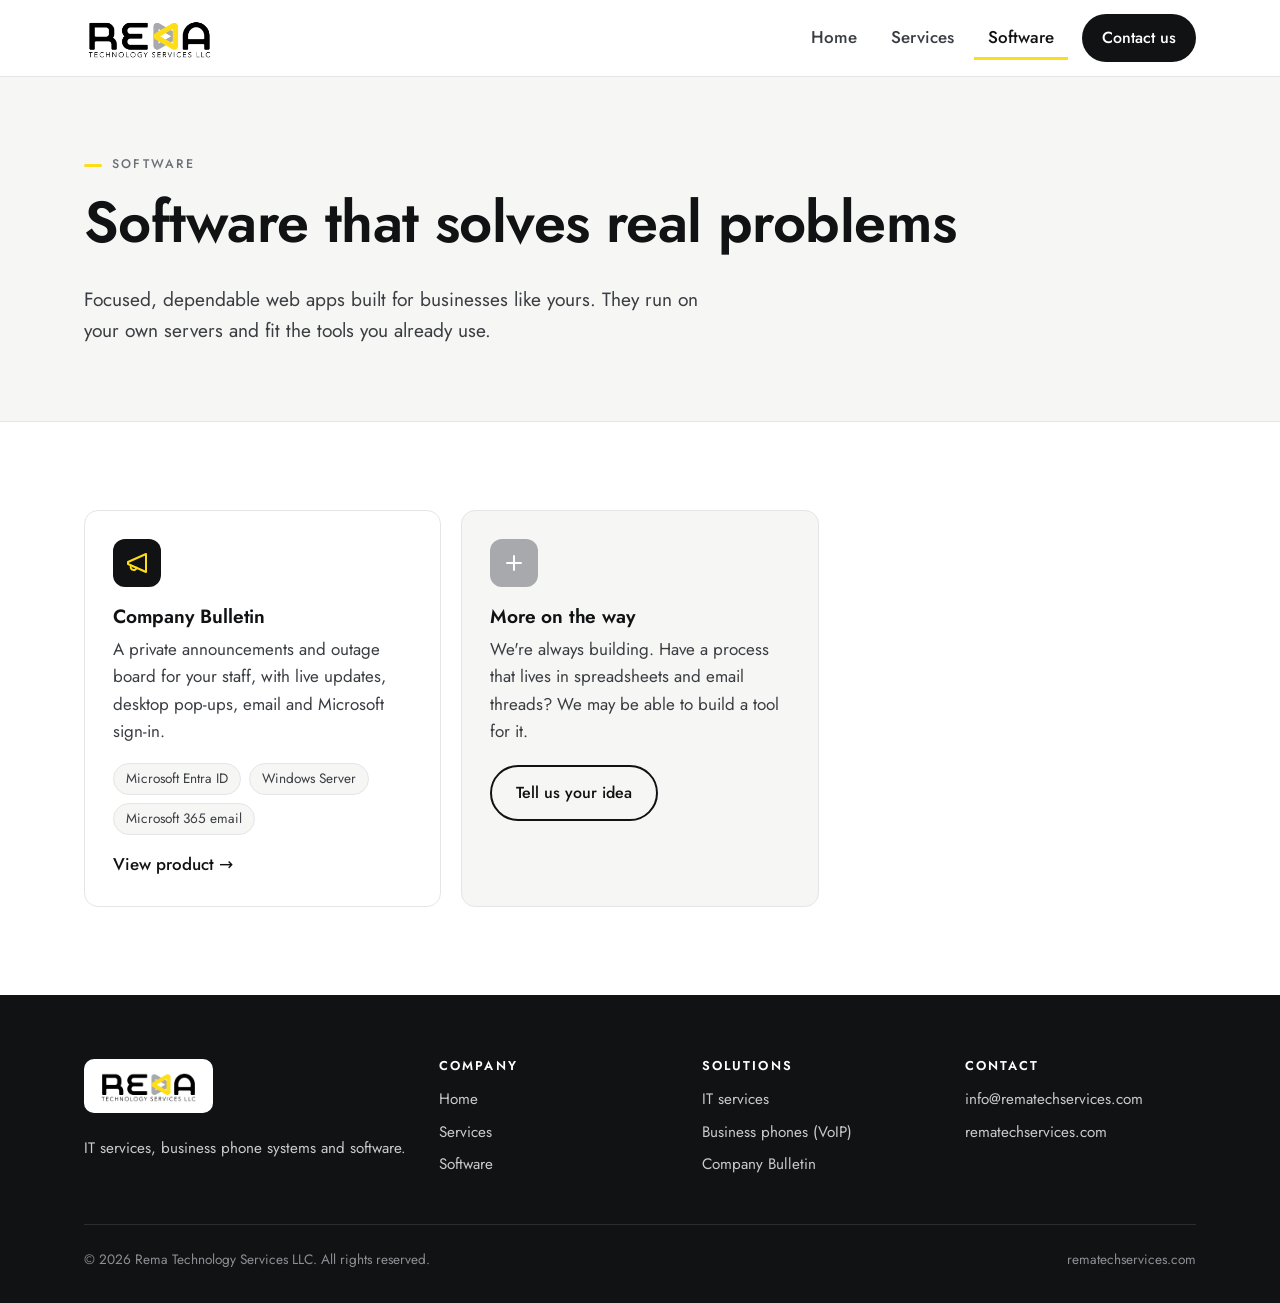
<file: software.html>
<!DOCTYPE html>
<html lang="en">
<head>
  <meta charset="utf-8">
  <meta name="viewport" content="width=device-width, initial-scale=1">
  <title>Software · Rema Technology Services</title>
  <meta name="description" content="Software from Rema Technology Services LLC, including Company Bulletin.">
  <link rel="icon" href="favicon.svg" type="image/svg+xml">
  <link rel="preconnect" href="https://fonts.googleapis.com">
  <link rel="preconnect" href="https://fonts.gstatic.com" crossorigin>
  <link href="https://fonts.googleapis.com/css2?family=Jost:wght@400;500;600&display=swap" rel="stylesheet">
  <link rel="stylesheet" href="css/style.css">
</head>
<body>

<header class="site-header">
  <div class="wrap">
    <a class="brand" href="index.html" aria-label="Rema Technology Services home"><img src="img/rema-logo.webp" alt="Rema Technology Services LLC" width="2000" height="674"></a>
    <button class="nav-toggle" aria-label="Menu" aria-controls="site-nav" aria-expanded="false"><span></span><span></span><span></span></button>
    <nav class="nav" id="site-nav">
      <a href="index.html">Home</a>
      <a href="services.html">Services</a>
      <a href="software.html" aria-current="page">Software</a>
      <a class="btn btn-dark" href="mailto:info@rematechservices.com">Contact us</a>
    </nav>
  </div>
</header>

<main>
  <div class="page-hero">
    <div class="wrap">
      <span class="eyebrow">Software</span>
      <h1>Software that solves real problems</h1>
      <p class="lead">Focused, dependable web apps built for businesses like yours. They run on your own servers and fit the tools you already use.</p>
    </div>
  </div>

  <section>
    <div class="wrap">
      <div class="grid grid-2">
        <a class="card card-link" href="company-bulletin.html">
          <div class="icon"><svg viewBox="0 0 24 24" fill="none" stroke="currentColor" stroke-width="2" stroke-linecap="round" stroke-linejoin="round"><path d="M3 11l18-8v18L3 13z"/><path d="M11.6 16.8a3 3 0 1 1-5.8-1.6"/></svg></div>
          <h3>Company Bulletin</h3>
          <p>A private announcements and outage board for your staff, with live updates, desktop pop-ups, email and Microsoft sign-in.</p>
          <div class="pill-row">
            <span class="pill">Microsoft Entra ID</span><span class="pill">Windows Server</span><span class="pill">Microsoft 365 email</span>
          </div>
          <span class="more">View product</span>
        </a>
        <div class="card" style="background:var(--bg-soft)">
          <div class="icon" style="background:var(--gray);color:#fff"><svg viewBox="0 0 24 24" fill="none" stroke="currentColor" stroke-width="2" stroke-linecap="round" stroke-linejoin="round"><path d="M12 5v14M5 12h14"/></svg></div>
          <h3>More on the way</h3>
          <p>We're always building. Have a process that lives in spreadsheets and email threads? We may be able to build a tool for it.</p>
          <div class="btn-row" style="margin-top:20px">
            <a class="btn btn-ghost" href="mailto:info@rematechservices.com?subject=Custom%20software">Tell us your idea</a>
          </div>
        </div>
      </div>
    </div>
  </section>
</main>

<footer class="site-footer">
  <div class="wrap">
    <div class="footer-grid">
      <div>
        <div class="footer-logo"><img src="img/rema-logo.webp" alt="Rema Technology Services LLC" width="2000" height="674"></div>
        <p>IT services, business phone systems and software.</p>
      </div>
      <div><h4>Company</h4><ul><li><a href="index.html">Home</a></li><li><a href="services.html">Services</a></li><li><a href="software.html">Software</a></li></ul></div>
      <div><h4>Solutions</h4><ul><li><a href="services.html#it">IT services</a></li><li><a href="services.html#voip">Business phones (VoIP)</a></li><li><a href="company-bulletin.html">Company Bulletin</a></li></ul></div>
      <div><h4>Contact</h4><ul><li><a href="mailto:info@rematechservices.com">info@rematechservices.com</a></li><li><a href="https://rematechservices.com">rematechservices.com</a></li></ul></div>
    </div>
    <div class="footer-bottom"><span>© <span id="year">2026</span> Rema Technology Services LLC. All rights reserved.</span><span>rematechservices.com</span></div>
  </div>
</footer>
<script src="js/site.js"></script>
</body>
</html>
</file>
<file: css/style.css>
/* Rema Technology Services — site styles */
:root {
  --ink: #111214;
  --ink-2: #3a3d42;
  --muted: #6b6f76;
  --line: #e4e5e7;
  --bg: #ffffff;
  --bg-soft: #f6f6f4;
  --gray: #a7a9ac;
  --yellow: #fddd17;
  --yellow-deep: #e9c800;
  --radius: 14px;
  --max: 1160px;
  --shadow: 0 1px 2px rgba(17, 18, 20, .05), 0 8px 24px rgba(17, 18, 20, .06);
}

* { box-sizing: border-box; }
html { scroll-behavior: smooth; scroll-padding-top: 76px; }
body {
  margin: 0;
  font-family: "Jost", system-ui, -apple-system, "Segoe UI", sans-serif;
  font-size: 17px;
  line-height: 1.6;
  color: var(--ink);
  background: var(--bg);
  -webkit-font-smoothing: antialiased;
}
img { max-width: 100%; display: block; }
a { color: inherit; }
h1, h2, h3, h4 { line-height: 1.15; margin: 0 0 .5em; font-weight: 600; letter-spacing: -.01em; }
h1 { font-size: clamp(2.2rem, 5vw, 3.6rem); }
h2 { font-size: clamp(1.7rem, 3.4vw, 2.4rem); }
h3 { font-size: 1.2rem; }
p { margin: 0 0 1em; }

.wrap { max-width: var(--max); margin: 0 auto; padding: 0 24px; }
@media (max-width: 600px) { .wrap { padding: 0 16px; } }

.eyebrow {
  display: inline-block;
  font-size: .78rem;
  font-weight: 500;
  letter-spacing: .18em;
  text-transform: uppercase;
  color: var(--muted);
  margin-bottom: 14px;
}
.eyebrow::before {
  content: "";
  display: inline-block;
  width: 18px; height: 3px;
  background: var(--yellow);
  border-radius: 2px;
  vertical-align: middle;
  margin-right: 10px;
}
.lead { font-size: 1.2rem; color: var(--ink-2); max-width: 640px; }

/* Buttons */
.btn {
  display: inline-flex; align-items: center; gap: 8px;
  padding: 13px 24px;
  border-radius: 999px;
  font: inherit; font-weight: 500; font-size: 1rem;
  text-decoration: none;
  border: 2px solid transparent;
  cursor: pointer;
  transition: transform .15s ease, background .15s ease, border-color .15s ease;
}
.btn:hover { transform: translateY(-1px); }
.btn-primary { background: var(--yellow); color: var(--ink); }
.btn-primary:hover { background: var(--yellow-deep); }
.btn-dark { background: var(--ink); color: #fff; }
.btn-dark:hover { background: #000; }
.btn-ghost { border-color: var(--ink); color: var(--ink); background: transparent; }
.btn-ghost:hover { background: var(--ink); color: #fff; }
.btn-row { display: flex; flex-wrap: wrap; gap: 12px; margin-top: 28px; }

/* Header */
.site-header {
  position: sticky; top: 0; z-index: 50;
  background: rgba(255, 255, 255, .92);
  backdrop-filter: saturate(1.4) blur(10px);
  border-bottom: 1px solid var(--line);
}
.site-header .wrap { display: flex; align-items: center; justify-content: space-between; height: 76px; }
.brand img { height: 44px; width: auto; }
.nav { display: flex; align-items: center; gap: 6px; }
.nav a {
  text-decoration: none; font-weight: 500; color: var(--ink-2);
  padding: 8px 14px; border-radius: 999px;
}
.nav a:hover { color: var(--ink); background: var(--bg-soft); }
.nav a[aria-current="page"] { color: var(--ink); box-shadow: inset 0 -3px 0 var(--yellow); border-radius: 0; }
.nav .btn { padding: 9px 18px; margin-left: 8px; }
.nav .btn-dark, .nav .btn-dark:hover { color: #fff; background: var(--ink); }
.nav-toggle { display: none; background: none; border: 0; padding: 8px; cursor: pointer; }
.nav-toggle span { display: block; width: 24px; height: 2px; background: var(--ink); margin: 5px 0; border-radius: 2px; }

@media (max-width: 760px) {
  .brand img { height: 36px; }
  .nav-toggle { display: block; }
  .nav {
    display: none;
    position: absolute; top: 76px; left: 0; right: 0;
    flex-direction: column; align-items: stretch; gap: 0;
    background: #fff; border-bottom: 1px solid var(--line);
    padding: 8px 16px 16px;
  }
  .nav.open { display: flex; }
  .nav a { padding: 12px 8px; border-radius: 8px; }
  .nav a[aria-current="page"] { box-shadow: inset 4px 0 0 var(--yellow); }
  .nav .btn { margin: 8px 0 0; justify-content: center; }
}

/* Hero */
.hero { position: relative; overflow: hidden; padding: 96px 0 104px; }
.hero .wrap { position: relative; z-index: 1; }
.hero h1 { max-width: 760px; }
.hero h1 em { font-style: normal; background: linear-gradient(transparent 62%, var(--yellow) 62%); }
.hero-mark {
  position: absolute; right: -60px; top: 50%;
  width: 520px; transform: translateY(-50%);
  opacity: .95; z-index: 0; pointer-events: none;
}
@media (max-width: 1180px) { .hero-mark { width: 420px; right: -150px; opacity: .3; } }
@media (max-width: 700px) { .hero-mark { width: 300px; right: -150px; opacity: .2; } }
@media (max-width: 600px) { .hero { padding: 64px 0 72px; } }

.page-hero { padding: 72px 0 56px; background: var(--bg-soft); border-bottom: 1px solid var(--line); }

/* Sections */
section { padding: 88px 0; }
@media (max-width: 600px) { section { padding: 64px 0; } }
.section-soft { background: var(--bg-soft); }
.section-dark { background: var(--ink); color: #fff; }
.section-dark .eyebrow { color: var(--gray); }
.section-dark .lead, .section-dark p { color: #c9cacc; }
.section-head { max-width: 720px; margin-bottom: 48px; }

/* Cards */
.grid { display: grid; gap: 20px; }
.grid-3 { grid-template-columns: repeat(auto-fill, minmax(280px, 1fr)); }
.grid-2 { grid-template-columns: repeat(auto-fill, minmax(340px, 1fr)); }
@media (max-width: 400px) { .grid-2, .grid-3 { grid-template-columns: 1fr; } }

.card {
  background: #fff;
  border: 1px solid var(--line);
  border-radius: var(--radius);
  padding: 28px;
}
.card p { color: var(--ink-2); margin: 0; }
.card h3 { margin-top: 18px; }
.icon {
  width: 48px; height: 48px; border-radius: 12px;
  display: grid; place-items: center;
  background: var(--ink); color: var(--yellow);
}
.icon svg { width: 24px; height: 24px; }
.card-link { text-decoration: none; display: block; transition: border-color .15s, box-shadow .15s, transform .15s; }
.card-link:hover { border-color: var(--ink); box-shadow: var(--shadow); transform: translateY(-2px); }
.card-link .more { display: inline-block; margin-top: 16px; font-weight: 500; }
.card-link .more::after { content: " →"; }

/* Feature lists */
.feature-group { margin-bottom: 40px; }
.feature-group h3 { display: flex; align-items: center; gap: 12px; }
.checks { list-style: none; padding: 0; margin: 0; display: grid; gap: 10px 28px; grid-template-columns: repeat(auto-fill, minmax(280px, 1fr)); }
.checks li { position: relative; padding-left: 30px; color: var(--ink-2); }
.checks li::before {
  content: ""; position: absolute; left: 0; top: .42em;
  width: 18px; height: 18px; border-radius: 50%;
  background: var(--yellow) url("data:image/svg+xml,%3Csvg xmlns='http://www.w3.org/2000/svg' viewBox='0 0 24 24' fill='none' stroke='%23111214' stroke-width='3.5' stroke-linecap='round' stroke-linejoin='round'%3E%3Cpath d='M5 12.5l4.5 4.5L19 7.5'/%3E%3C/svg%3E") center / 11px no-repeat;
}
.checks strong { color: var(--ink); font-weight: 600; }
.section-dark .checks li { color: #c9cacc; }
.section-dark .checks strong { color: #fff; }

.pill-row { display: flex; flex-wrap: wrap; gap: 8px; margin-top: 18px; }
.pill { font-size: .85rem; padding: 4px 12px; border-radius: 999px; background: var(--bg-soft); border: 1px solid var(--line); color: var(--ink-2); }
.section-dark .pill { background: #1d1f22; border-color: #2c2f33; color: #d8d9db; }

/* Split layout */
.split { display: grid; grid-template-columns: 1.05fr 1fr; gap: 56px; align-items: center; }
@media (max-width: 900px) { .split { grid-template-columns: 1fr; gap: 40px; } }

/* Product mock */
.mock {
  border-radius: 16px; overflow: hidden;
  background: #fff; border: 1px solid var(--line);
  box-shadow: 0 30px 60px -20px rgba(17, 18, 20, .25);
  font-size: 13px; line-height: 1.45; color: var(--ink);
}
.mock-bar { display: flex; align-items: center; gap: 6px; padding: 10px 14px; background: #f1f1ef; border-bottom: 1px solid var(--line); }
.mock-bar i { width: 10px; height: 10px; border-radius: 50%; background: #d5d6d8; }
.mock-bar span { margin-left: 10px; font-size: 12px; color: var(--muted); }
.mock-status { padding: 8px 14px; background: #fff4d6; color: #7a5a00; font-weight: 500; display: flex; align-items: center; gap: 8px; }
.mock-status::before { content: ""; width: 8px; height: 8px; border-radius: 50%; background: #e0a100; }
.mock-tabs { display: flex; gap: 14px; padding: 10px 14px; border-bottom: 1px solid var(--line); color: var(--muted); }
.mock-tabs b { color: var(--ink); font-weight: 600; box-shadow: inset 0 -2px 0 var(--yellow); }
.mock-body { padding: 14px; display: grid; gap: 10px; background: #fafaf9; }
.mock-post { background: #fff; border: 1px solid var(--line); border-radius: 10px; padding: 12px 14px; }
.mock-post .tag { display: inline-block; font-size: 11px; font-weight: 600; padding: 1px 8px; border-radius: 999px; margin-right: 6px; }
.tag-out { background: #fde2e1; color: #a1251c; }
.tag-ann { background: #e6efff; color: #1d4fb8; }
.tag-res { background: #dff5e5; color: #1b7a3a; }
.mock-post h4 { font-size: 14px; margin: 6px 0 4px; }
.mock-post p { margin: 0; color: var(--muted); }
.mock-meta { display: flex; gap: 14px; margin-top: 8px; color: var(--muted); font-size: 12px; }

.toast {
  position: absolute; right: -18px; bottom: -22px;
  width: 260px; background: var(--ink); color: #fff;
  border-radius: 12px; padding: 12px 14px; font-size: 13px;
  box-shadow: 0 20px 40px -10px rgba(0,0,0,.35);
}
.toast b { display: block; margin-bottom: 2px; }
.toast small { color: #b9babd; }
.mock-wrap { position: relative; }
@media (max-width: 600px) { .toast { position: static; width: auto; margin-top: 12px; } }

/* CTA band */
.cta-band {
  background: var(--yellow);
  border-radius: 22px;
  padding: 56px;
  display: flex; flex-wrap: wrap; align-items: center; justify-content: space-between; gap: 24px;
}
.cta-band h2 { margin: 0 0 6px; }
.cta-band p { margin: 0; color: #3b3500; }
@media (max-width: 600px) { .cta-band { padding: 36px 24px; } }

/* Stats */
.stats { display: grid; grid-template-columns: repeat(auto-fit, minmax(180px, 1fr)); gap: 20px; margin-top: 48px; }
.stat { border-top: 3px solid var(--yellow); padding-top: 14px; }
.stat b { display: block; font-size: 2rem; font-weight: 600; }
.stat span { color: var(--muted); }
.section-dark .stat span { color: var(--gray); }

/* Steps */
.steps { counter-reset: step; display: grid; gap: 20px; grid-template-columns: repeat(auto-fit, minmax(220px, 1fr)); }
.step { counter-increment: step; padding: 24px; border-radius: var(--radius); background: #fff; border: 1px solid var(--line); }
.step::before { content: "0" counter(step); display: block; font-weight: 600; font-size: 1.4rem; color: var(--gray); margin-bottom: 8px; }
.step p { margin: 0; color: var(--ink-2); }

.note { font-size: .9rem; color: var(--muted); margin-top: 24px; }

/* Footer */
.site-footer { background: var(--ink); color: #c9cacc; padding: 64px 0 32px; font-size: .95rem; }
.footer-grid { display: grid; grid-template-columns: 1.4fr 1fr 1fr 1fr; gap: 32px; }
@media (max-width: 800px) { .footer-grid { grid-template-columns: 1fr 1fr; } }
@media (max-width: 480px) { .footer-grid { grid-template-columns: 1fr; } }
.site-footer h4 { color: #fff; font-size: .8rem; letter-spacing: .16em; text-transform: uppercase; margin-bottom: 14px; }
.site-footer ul { list-style: none; padding: 0; margin: 0; display: grid; gap: 8px; }
.site-footer a { text-decoration: none; color: #c9cacc; }
.site-footer a:hover { color: var(--yellow); }
.footer-logo { background: #fff; display: inline-block; padding: 10px 14px; border-radius: 10px; margin-bottom: 16px; }
.footer-logo img { height: 34px; width: auto; }
.footer-bottom { border-top: 1px solid #2a2c30; margin-top: 48px; padding-top: 24px; display: flex; flex-wrap: wrap; justify-content: space-between; gap: 12px; font-size: .85rem; color: #8d8f94; }
</file>
